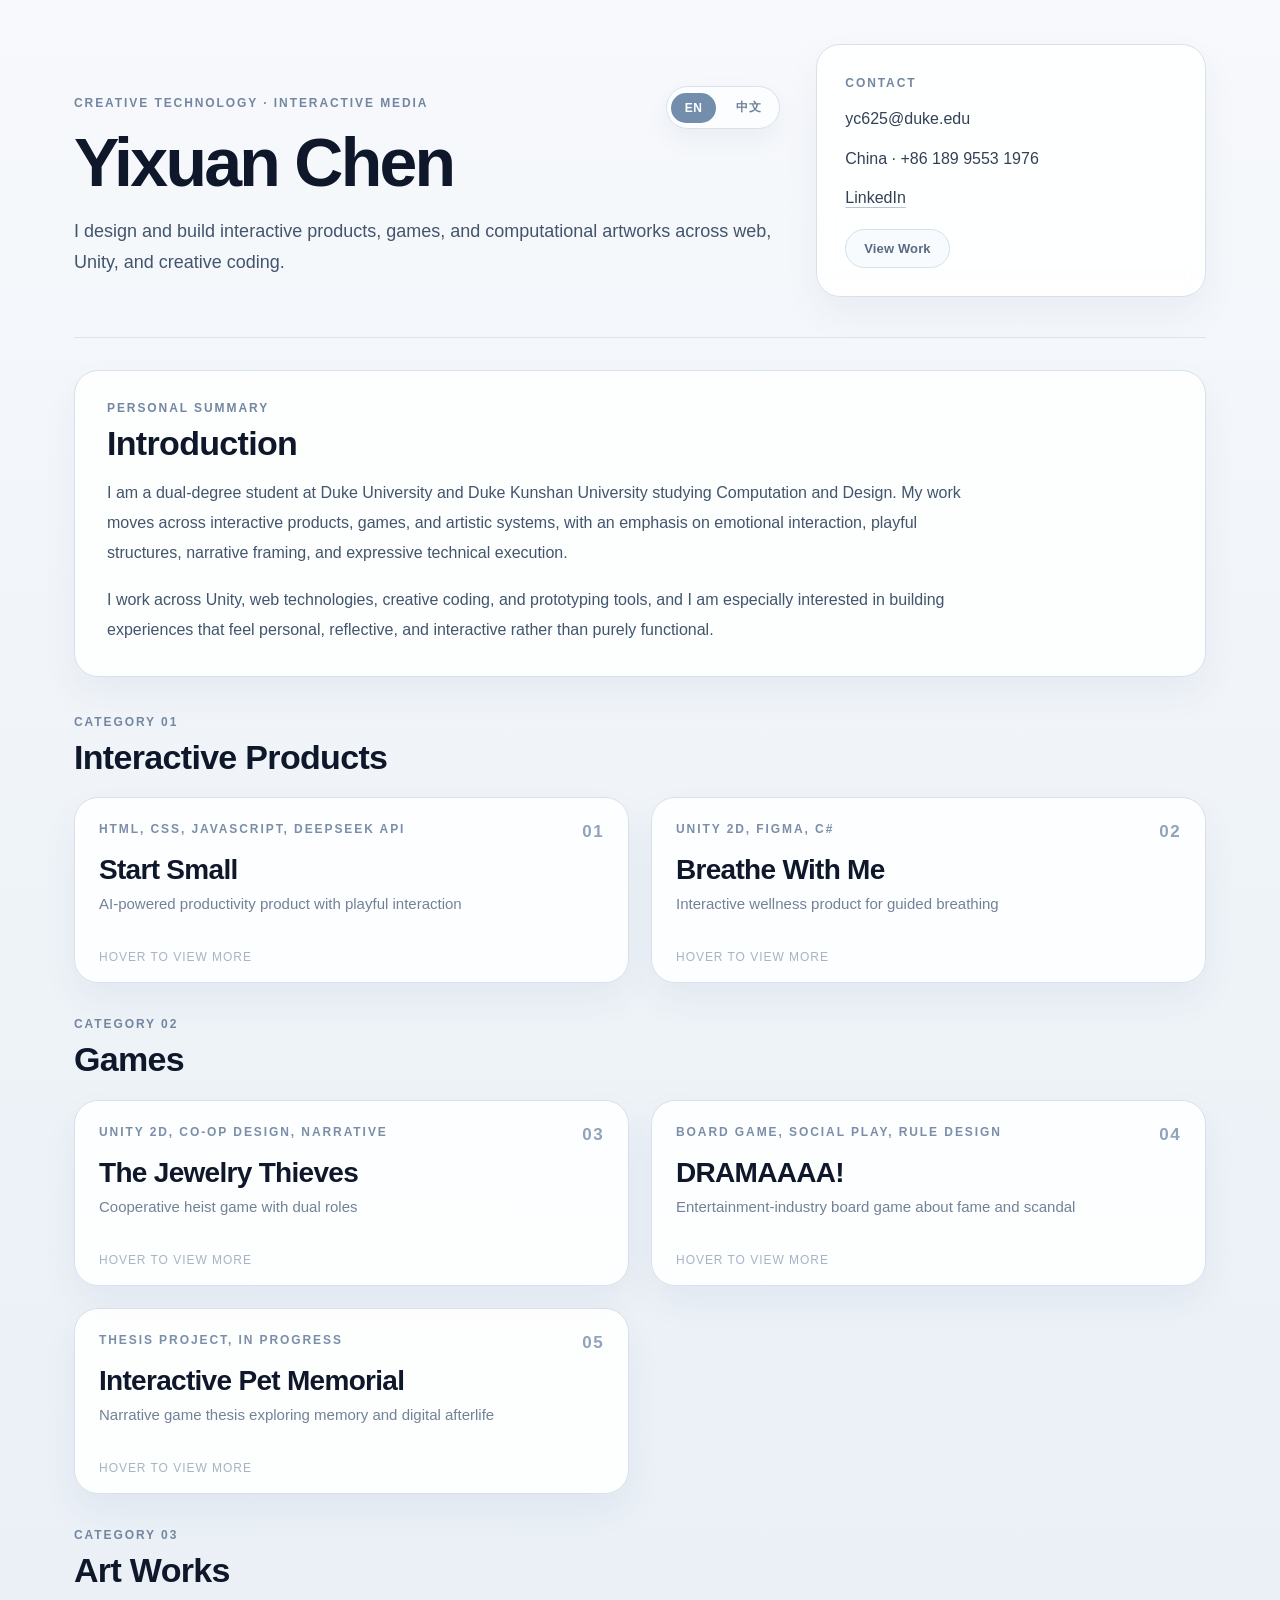
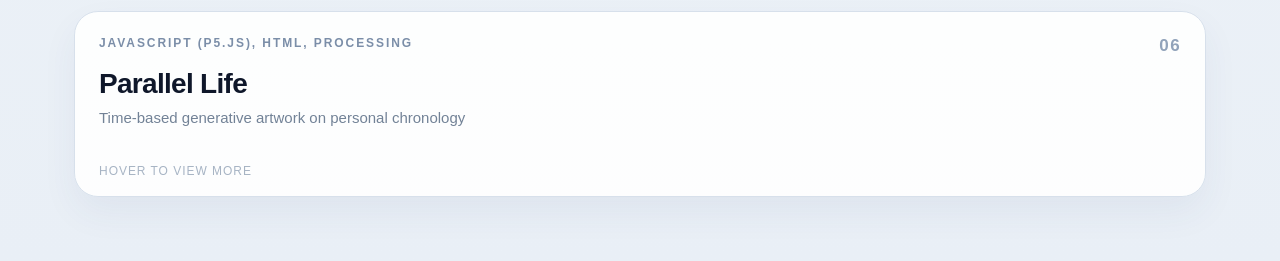
<file: index.html>
<!DOCTYPE html>
<html lang="en">
<head>
  <meta charset="UTF-8" />
  <meta name="viewport" content="width=device-width, initial-scale=1.0" />
  <title>Yixuan Chen | Portfolio</title>
  <meta
    name="description"
    content="Yixuan Chen - Creative Technology / Interactive Media portfolio"
  />
  <link rel="stylesheet" href="style.css" />
</head>
<body>
  <div class="page">
    <header class="hero">
      <div class="hero-text">
        <div class="hero-topbar">
          <p class="eyebrow">
            <span class="lang lang-en active">Creative Technology · Interactive Media</span>
            <span class="lang lang-zh">创意技术 · 交互媒体</span>
          </p>

          <div class="lang-switch" aria-label="Language switch">
            <button class="lang-btn active" data-set-lang="en" type="button">EN</button>
            <button class="lang-btn" data-set-lang="zh" type="button">中文</button>
          </div>
        </div>

        <h1>Yixuan Chen</h1>

        <p class="summary">
          <span class="lang lang-en active">
            I design and build interactive products, games, and computational artworks
            across web, Unity, and creative coding.
          </span>
          <span class="lang lang-zh">
            我专注于设计与开发交互产品、游戏与计算艺术作品，使用网页技术、Unity 和创意编程进行表达与实现。
          </span>
        </p>
      </div>

      <div class="contact-card">
        <p class="card-label">
          <span class="lang lang-en active">Contact</span>
          <span class="lang lang-zh">联系方式</span>
        </p>

        <p>yc625@duke.edu</p>
        <p>
          <span class="lang lang-en active">China · +86 189 9553 1976</span>
          <span class="lang lang-zh">中国 · +86 189 9553 1976</span>
        </p>

        <p>
          <a
            href="https://linkedin.com/in/yixuan-chen-64a166403"
            target="_blank"
            rel="noreferrer"
          >
            LinkedIn
          </a>
        </p>

        <div class="button-row always-visible">
          <a class="btn btn-secondary" href="#work">
            <span class="lang lang-en active">View Work</span>
            <span class="lang lang-zh">查看作品</span>
          </a>
        </div>
      </div>
    </header>

    <section class="intro-section">
      <div class="intro-card">
        <p class="card-label">
          <span class="lang lang-en active">Personal Summary</span>
          <span class="lang lang-zh">个人概述</span>
        </p>

        <h2>
          <span class="lang lang-en active">Introduction</span>
          <span class="lang lang-zh">自我介绍</span>
        </h2>

        <p>
          <span class="lang lang-en active">
            I am a dual-degree student at Duke University and Duke Kunshan University
            studying Computation and Design. My work moves across interactive products,
            games, and artistic systems, with an emphasis on emotional interaction,
            playful structures, narrative framing, and expressive technical execution.
          </span>
          <span class="lang lang-zh">
            我目前就读于杜克大学与昆山杜克大学联合培养项目，主修 Computation and Design。
            我的创作横跨交互产品、游戏和艺术系统，关注情感交互、 playful 的结构设计、叙事表达，以及具有表现力的技术实现。
          </span>
        </p>

        <p>
          <span class="lang lang-en active">
            I work across Unity, web technologies, creative coding, and prototyping
            tools, and I am especially interested in building experiences that feel
            personal, reflective, and interactive rather than purely functional.
          </span>
          <span class="lang lang-zh">
            我使用 Unity、网页技术、创意编程和多种原型工具进行设计与开发，
            尤其希望创造那些具有个人感、反思性和互动性的体验，而不只是单纯功能导向的产品。
          </span>
        </p>
      </div>
    </section>

    <main id="work">
      <section class="category-section">
        <div class="section-heading">
          <p class="eyebrow">
            <span class="lang lang-en active">Category 01</span>
            <span class="lang lang-zh">类别 01</span>
          </p>
          <h2>
            <span class="lang lang-en active">Interactive Products</span>
            <span class="lang lang-zh">交互产品</span>
          </h2>
        </div>

        <div class="projects-grid two-col">
          <article class="project-card">
            <div class="project-top">
              <p class="project-meta">HTML, CSS, JavaScript, DeepSeek API</p>
              <span class="project-emoji">01</span>
            </div>

            <div class="project-main">
              <h3>Start Small</h3>
              <p class="project-subtitle">
                <span class="lang lang-en active">
                  AI-powered productivity product with playful interaction
                </span>
                <span class="lang lang-zh">
                  结合 playful interaction 的 AI 效率产品
                </span>
              </p>
            </div>

            <div class="project-reveal">
              <p class="project-description">
                <span class="lang lang-en active">
                  A web product that breaks overwhelming tasks into five actionable
                  micro-steps using the DeepSeek API, framed through a gamified interface
                  and personalized completion feedback.
                </span>
                <span class="lang lang-zh">
                  一个基于 DeepSeek API 的网页产品，把令人有压力的大任务拆解为五个可执行的小步骤，
                  并通过游戏化界面与个性化反馈提升完成体验。
                </span>
              </p>

              <div class="button-row">
                <a
                  class="btn btn-primary"
                  href="https://start-small-seven.vercel.app"
                  target="_blank"
                  rel="noreferrer"
                >
                  <span class="lang lang-en active">View Project</span>
                  <span class="lang lang-zh">查看项目</span>
                </a>
              </div>
            </div>

            <div class="project-hint">
              <span class="lang lang-en active">Hover to view more</span>
              <span class="lang lang-zh">悬停查看更多</span>
            </div>
          </article>

          <article class="project-card">
            <div class="project-top">
              <p class="project-meta">Unity 2D, Figma, C#</p>
              <span class="project-emoji">02</span>
            </div>

            <div class="project-main">
              <h3>Breathe With Me</h3>
              <p class="project-subtitle">
                <span class="lang lang-en active">
                  Interactive wellness product for guided breathing
                </span>
                <span class="lang lang-zh">
                  面向呼吸引导的交互式健康产品
                </span>
              </p>
            </div>

            <div class="project-reveal">
              <p class="project-description">
                <span class="lang lang-en active">
                  An interactive wellness application with nine guided breathing modes,
                  designed in Figma and built in Unity with custom timing and visual
                  feedback systems.
                </span>
                <span class="lang lang-zh">
                  一个包含九种呼吸模式的交互式健康应用，
                  从 Figma 界面设计到 Unity 2D 实现均由我独立完成，并加入了节奏控制与视觉反馈系统。
                </span>
              </p>

              <div class="button-row">
                <a
                  class="btn btn-primary"
                  href="https://chessiecyx.github.io/Breathe-With-Me/"
                  target="_blank"
                  rel="noreferrer"
                >
                  <span class="lang lang-en active">View Project</span>
                  <span class="lang lang-zh">查看项目</span>
                </a>
              </div>
            </div>

            <div class="project-hint">
              <span class="lang lang-en active">Hover to view more</span>
              <span class="lang lang-zh">悬停查看更多</span>
            </div>
          </article>
        </div>
      </section>

      <section class="category-section">
        <div class="section-heading">
          <p class="eyebrow">
            <span class="lang lang-en active">Category 02</span>
            <span class="lang lang-zh">类别 02</span>
          </p>
          <h2>
            <span class="lang lang-en active">Games</span>
            <span class="lang lang-zh">游戏</span>
          </h2>
        </div>

        <div class="projects-grid two-col">
          <article class="project-card">
            <div class="project-top">
              <p class="project-meta">Unity 2D, Co-op Design, Narrative</p>
              <span class="project-emoji">03</span>
            </div>

            <div class="project-main">
              <h3>The Jewelry Thieves</h3>
              <p class="project-subtitle">
                <span class="lang lang-en active">
                  Cooperative heist game with dual roles
                </span>
                <span class="lang lang-zh">
                  双角色协作式盗窃题材游戏
                </span>
              </p>
            </div>

            <div class="project-reveal">
              <p class="project-description">
                <span class="lang lang-en active">
                  A two-player Unity 2D game inspired by the Louvre theft incident,
                  combining cooperation, narrative setup, tutorial flow, and
                  success-versus-failure outcomes.
                </span>
                <span class="lang lang-zh">
                  一款受卢浮宫失窃事件启发的双人 Unity 2D 游戏，
                  结合协作玩法、叙事铺垫、教程流程以及成功与失败两种结局状态。
                </span>
              </p>

              <div class="button-row">
                <a class="btn btn-primary" href="The_Jewelry_Thieves/index.html">
                  <span class="lang lang-en active">View Project</span>
                  <span class="lang lang-zh">查看项目</span>
                </a>
              </div>
            </div>

            <div class="project-hint">
              <span class="lang lang-en active">Hover to view more</span>
              <span class="lang lang-zh">悬停查看更多</span>
            </div>
          </article>

          <article class="project-card">
            <div class="project-top">
              <p class="project-meta">Board Game, Social Play, Rule Design</p>
              <span class="project-emoji">04</span>
            </div>

            <div class="project-main">
              <h3>DRAMAAAA!</h3>
              <p class="project-subtitle">
                <span class="lang lang-en active">
                  Entertainment-industry board game about fame and scandal
                </span>
                <span class="lang lang-zh">
                  围绕名望、财富与丑闻展开的娱乐圈桌游
                </span>
              </p>
            </div>

            <div class="project-reveal">
              <p class="project-description">
                <span class="lang lang-en active">
                  A theatrical social board game set in the entertainment industry,
                  where players compete through fame, fortune, favors, and scandal
                  while navigating a dramatic system of reputation and reversal.
                </span>
                <span class="lang lang-zh">
                  一个以娱乐圈为背景的戏剧化社交桌游。玩家围绕名望、财富、人情与丑闻展开竞争，
                  并在充满反转与声望博弈的系统中争夺最终胜利。
                </span>
              </p>

              <div class="button-row">
                <a class="btn btn-primary" href="DRAMAAAA/index.html">
                  <span class="lang lang-en active">View Project</span>
                  <span class="lang lang-zh">查看项目</span>
                </a>
              </div>
            </div>

            <div class="project-hint">
              <span class="lang lang-en active">Hover to view more</span>
              <span class="lang lang-zh">悬停查看更多</span>
            </div>
          </article>

          <article class="project-card project-placeholder">
            <div class="project-top">
              <p class="project-meta">
                <span class="lang lang-en active">Thesis Project, In Progress</span>
                <span class="lang lang-zh">毕业设计，进行中</span>
              </p>
              <span class="project-emoji">05</span>
            </div>

            <div class="project-main">
              <h3>Interactive Pet Memorial</h3>
              <p class="project-subtitle">
                <span class="lang lang-en active">
                  Narrative game thesis exploring memory and digital afterlife
                </span>
                <span class="lang lang-zh">
                  探索记忆与数字延续性的叙事游戏毕业设计
                </span>
              </p>
            </div>

            <div class="project-reveal">
              <p class="project-description">
                <span class="lang lang-en active">
                  My ongoing capstone project. Currently in concept development, focused on
                  remembrance, emotional continuity, and companion-animal-centered interaction.
                </span>
                <span class="lang lang-zh">
                  我正在进行中的毕业设计项目，目前处于概念发展阶段，
                  聚焦纪念、情感延续，以及以陪伴动物为中心的互动体验。
                </span>
              </p>

              <div class="button-row">
                <span class="btn btn-disabled">
                  <span class="lang lang-en active">In Progress</span>
                  <span class="lang lang-zh">进行中</span>
                </span>
              </div>
            </div>

            <div class="project-hint">
              <span class="lang lang-en active">Hover to view more</span>
              <span class="lang lang-zh">悬停查看更多</span>
            </div>
          </article>
        </div>
      </section>

      <section class="category-section">
        <div class="section-heading">
          <p class="eyebrow">
            <span class="lang lang-en active">Category 03</span>
            <span class="lang lang-zh">类别 03</span>
          </p>
          <h2>
            <span class="lang lang-en active">Art Works</span>
            <span class="lang lang-zh">艺术作品</span>
          </h2>
        </div>

        <div class="projects-grid one-col">
          <article class="project-card">
            <div class="project-top">
              <p class="project-meta">JavaScript (p5.js), HTML, Processing</p>
              <span class="project-emoji">06</span>
            </div>

            <div class="project-main">
              <h3>Parallel Life</h3>
              <p class="project-subtitle">
                <span class="lang lang-en active">
                  Time-based generative artwork on personal chronology
                </span>
                <span class="lang lang-zh">
                  围绕个人时间线展开的时间型生成艺术作品
                </span>
              </p>
            </div>

            <div class="project-reveal">
              <p class="project-description">
                <span class="lang lang-en active">
                  A real-time generative artwork that renders a source image across an
                  85-year simulated lifespan using 90,000 pixels, connecting personal
                  chronology with computational visual expression.
                </span>
                <span class="lang lang-zh">
                  一件实时生成艺术作品，通过 90,000 个像素在模拟的 85 年生命历程中逐步重构图像，
                  将个人时间经验与计算视觉表达联系起来。
                </span>
              </p>

              <div class="button-row">
                <a
                  class="btn btn-primary"
                  href="https://chessiecyx.github.io/Parallel-Life/"
                  target="_blank"
                  rel="noreferrer"
                >
                  <span class="lang lang-en active">View Project</span>
                  <span class="lang lang-zh">查看项目</span>
                </a>
              </div>
            </div>

            <div class="project-hint">
              <span class="lang lang-en active">Hover to view more</span>
              <span class="lang lang-zh">悬停查看更多</span>
            </div>
          </article>
        </div>
      </section>
    </main>
  </div>

  <script>
    const langButtons = document.querySelectorAll("[data-set-lang]");
    const htmlEl = document.documentElement;

    function setLanguage(lang) {
      htmlEl.setAttribute("lang", lang);

      document.querySelectorAll(".lang").forEach((el) => {
        el.classList.remove("active");
      });

      document.querySelectorAll(".lang-" + lang).forEach((el) => {
        el.classList.add("active");
      });

      langButtons.forEach((btn) => {
        btn.classList.toggle("active", btn.dataset.setLang === lang);
      });

      try {
        localStorage.setItem("portfolio-language", lang);
      } catch (e) {}
    }

    langButtons.forEach((btn) => {
      btn.addEventListener("click", () => {
        setLanguage(btn.dataset.setLang);
      });
    });

    try {
      const savedLang = localStorage.getItem("portfolio-language");
      if (savedLang === "zh" || savedLang === "en") {
        setLanguage(savedLang);
      } else {
        setLanguage("en");
      }
    } catch (e) {
      setLanguage("en");
    }
  </script>
</body>
</html>
</file>
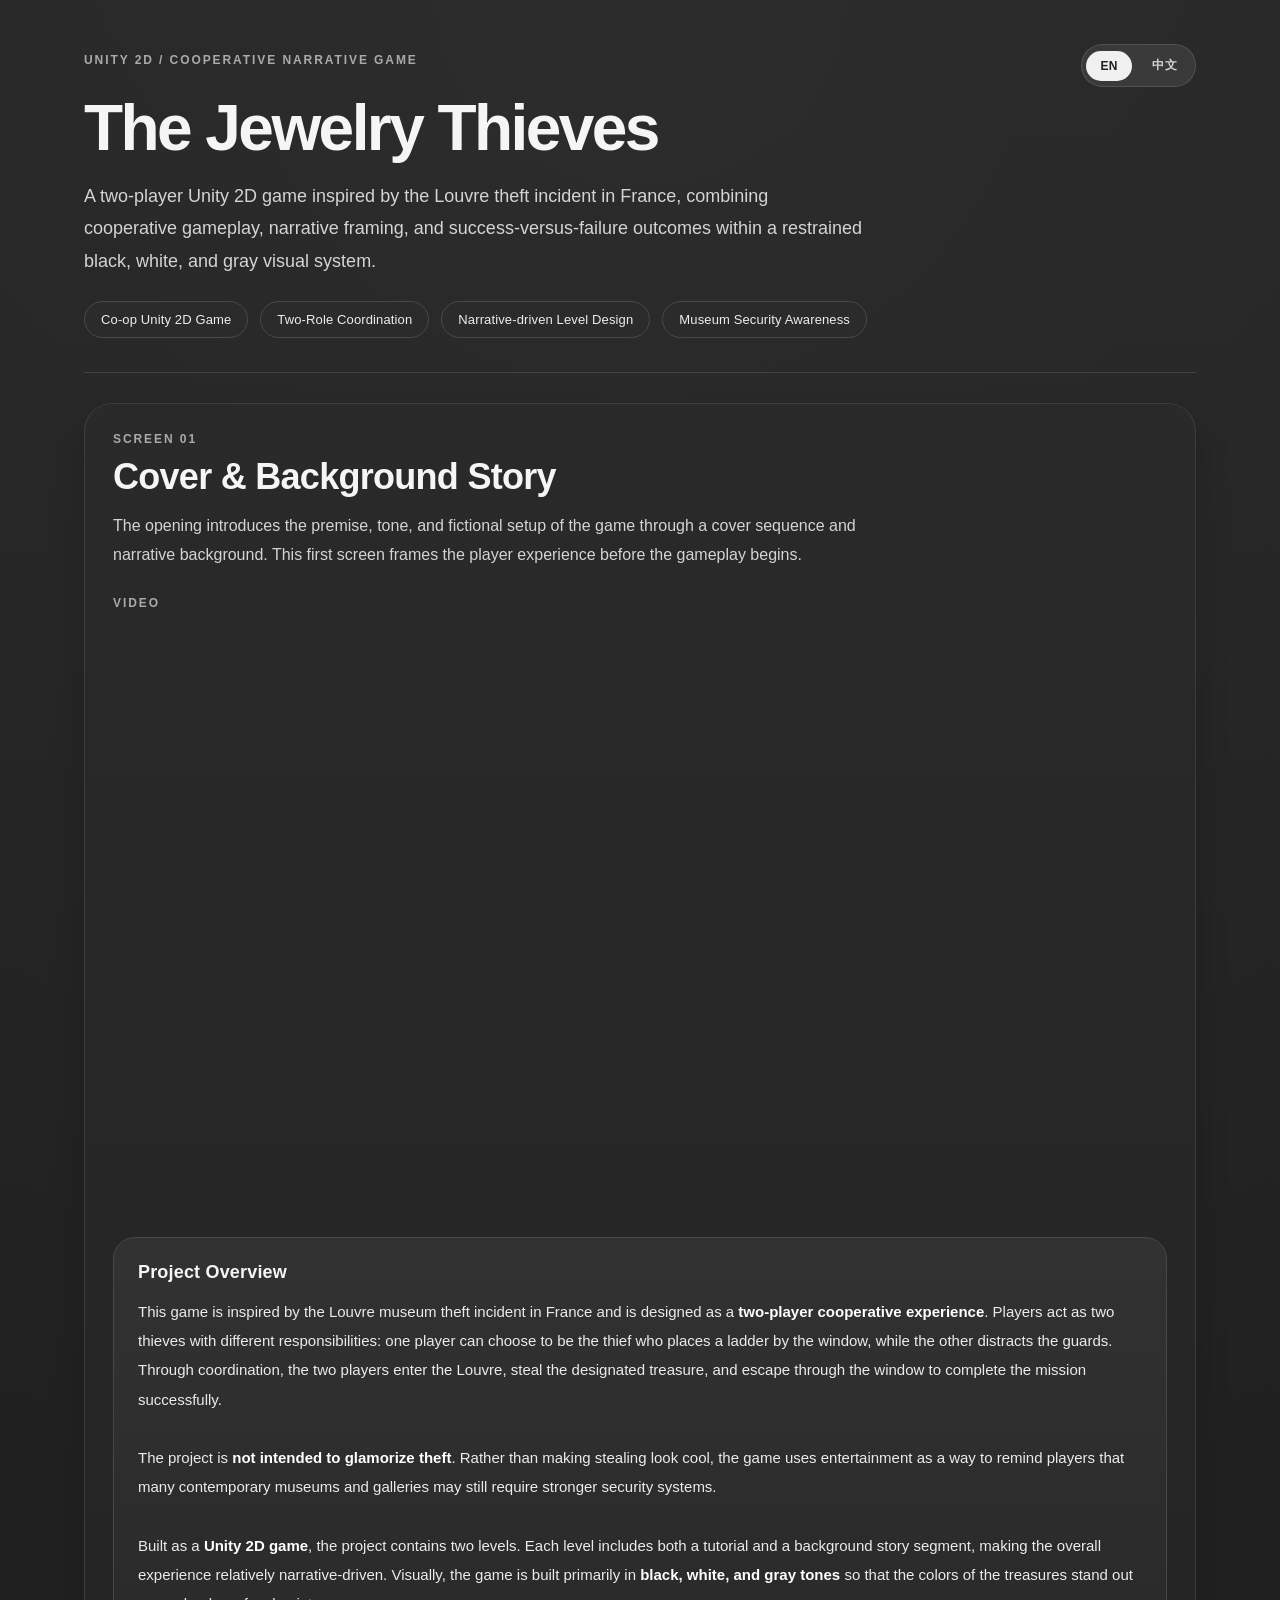
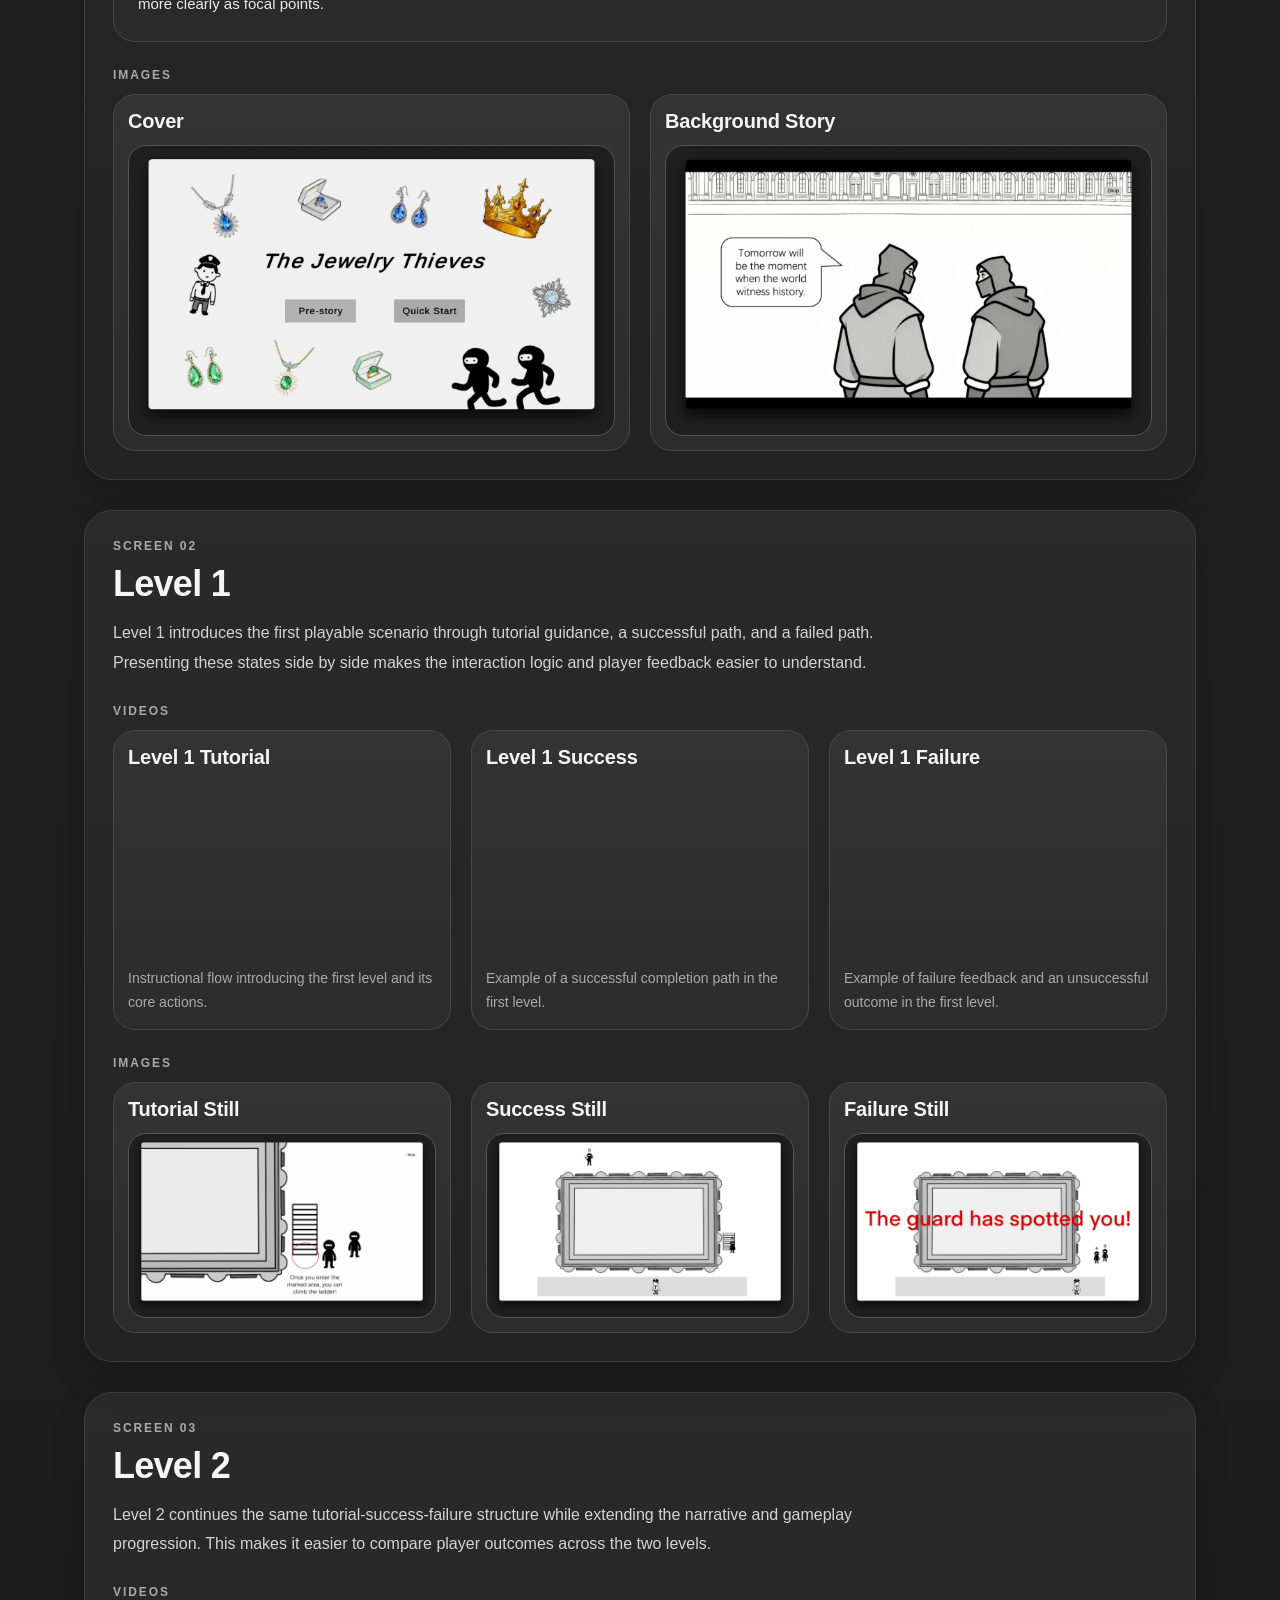
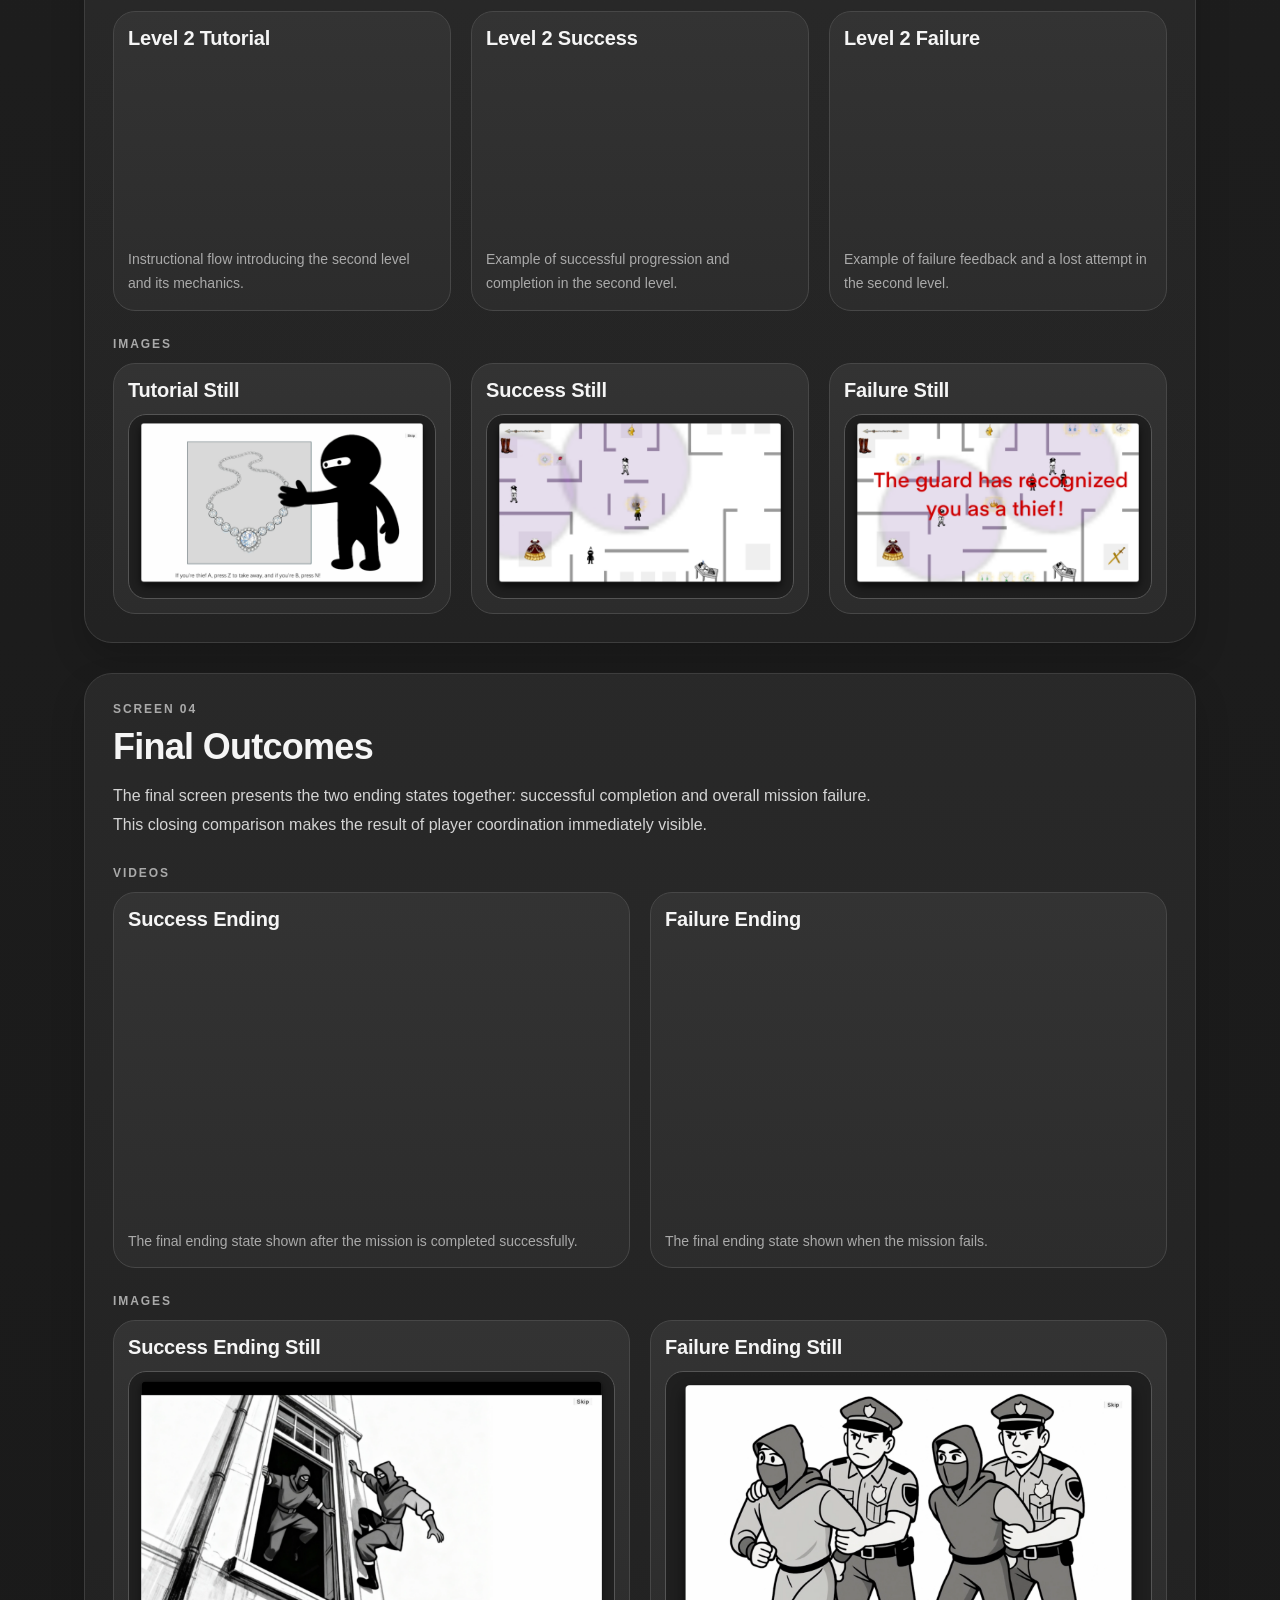
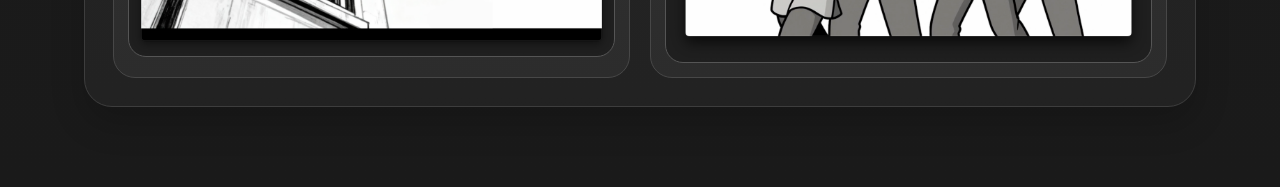
<file: The_Jewelry_Thieves/index.html>
<!DOCTYPE html>
<html lang="en">
<head>
  <meta charset="UTF-8" />
  <meta name="viewport" content="width=device-width, initial-scale=1.0" />
  <title>The Jewelry Thieves</title>
  <meta
    name="description"
    content="A cooperative Unity 2D game project presented through narrative, tutorials, gameplay outcomes, and final states."
  />
  <style>
    * {
      box-sizing: border-box;
    }

    html {
      scroll-behavior: smooth;
    }

    :root {
      --bg: #1a1a1a;
      --bg-soft: #222222;
      --card: #2a2a2a;
      --card-hover: #303030;
      --line: #4a4a4a;
      --line-soft: #3d3d3d;
      --text: #f5f5f5;
      --text-soft: #d4d4d4;
      --text-muted: #aaaaaa;
      --pill: #2b2b2b;
      --shadow: 0 16px 34px rgba(0, 0, 0, 0.18);
      --shadow-hover: 0 20px 40px rgba(0, 0, 0, 0.22);
    }

    body {
      margin: 0;
      font-family: Arial, Helvetica, sans-serif;
      background:
        radial-gradient(circle at top, rgba(255,255,255,0.04), transparent 32%),
        linear-gradient(to bottom, #242424 0%, #1f1f1f 42%, #1a1a1a 100%);
      color: var(--text);
    }

    img,
    video {
      display: block;
      max-width: 100%;
    }

    .page {
      max-width: 1160px;
      margin: 0 auto;
      padding: 44px 24px 80px;
    }

    .lang {
      display: none;
    }

    .lang.active {
      display: inline;
    }

    .eyebrow,
    .card-label,
    .group-label {
      margin: 0 0 12px;
      font-size: 12px;
      font-weight: 700;
      letter-spacing: 0.16em;
      text-transform: uppercase;
      color: var(--text-muted);
    }

    .hero-topbar {
      display: flex;
      align-items: center;
      justify-content: space-between;
      gap: 16px;
      margin-bottom: 10px;
    }

    .lang-switch {
      display: inline-flex;
      align-items: center;
      gap: 6px;
      padding: 4px;
      border-radius: 999px;
      background: rgba(255, 255, 255, 0.08);
      border: 1px solid rgba(255,255,255,0.12);
      flex-shrink: 0;
    }

    .lang-btn {
      border: none;
      background: transparent;
      color: #d6d6d6;
      padding: 8px 14px;
      border-radius: 999px;
      font-size: 12px;
      font-weight: 700;
      letter-spacing: 0.04em;
      cursor: pointer;
      transition:
        background 320ms ease,
        color 320ms ease,
        transform 320ms ease;
    }

    .lang-btn:hover {
      color: #ffffff;
      transform: translateY(-1px);
    }

    .lang-btn.active {
      background: #f0f0f0;
      color: #1f1f1f;
    }

    .hero {
      padding-bottom: 34px;
      border-bottom: 1px solid rgba(255, 255, 255, 0.12);
      opacity: 0;
      transform: translateY(18px);
      animation: fadeUp 0.85s ease forwards;
    }

    .hero h1 {
      margin: 0;
      font-size: 64px;
      line-height: 0.98;
      letter-spacing: -0.04em;
      color: var(--text);
    }

    .summary {
      max-width: 780px;
      margin-top: 20px;
      font-size: 18px;
      line-height: 1.8;
      color: var(--text-soft);
    }

    .info-row {
      display: flex;
      flex-wrap: wrap;
      gap: 12px;
      margin-top: 24px;
    }

    .pill {
      padding: 10px 16px;
      border-radius: 999px;
      background: var(--pill);
      border: 1px solid var(--line);
      color: #ededed;
      font-size: 13px;
      letter-spacing: 0.01em;
      transition:
        transform 0.22s ease,
        border-color 0.22s ease,
        background 0.22s ease;
    }

    .pill:hover {
      transform: translateY(-1px);
      border-color: #666666;
      background: #343434;
    }

    .story-section {
      margin-top: 30px;
      padding: 28px;
      border-radius: 28px;
      background: linear-gradient(to bottom, rgba(42, 42, 42, 0.97), rgba(35, 35, 35, 0.97));
      border: 1px solid var(--line-soft);
      box-shadow: var(--shadow);
      opacity: 0;
      transform: translateY(20px);
      animation: fadeUp 0.8s ease forwards;
    }

    .story-section:nth-of-type(1) { animation-delay: 0.08s; }
    .story-section:nth-of-type(2) { animation-delay: 0.16s; }
    .story-section:nth-of-type(3) { animation-delay: 0.24s; }
    .story-section:nth-of-type(4) { animation-delay: 0.32s; }

    .story-section h2 {
      margin: 0;
      font-size: 36px;
      line-height: 1.08;
      letter-spacing: -0.02em;
      color: var(--text);
    }

    .section-intro {
      max-width: 780px;
      margin: 14px 0 0;
      font-size: 16px;
      line-height: 1.85;
      color: var(--text-soft);
    }

    .video-group,
    .image-group {
      margin-top: 26px;
    }

    .single-media {
      overflow: hidden;
      border-radius: 22px;
    }

    .single-media video,
    .media-card video,
    .media-card img {
      width: 100%;
      border-radius: 18px;
      border: 1px solid #555555;
      background: #1f1f1f;
      transition:
        transform 0.34s ease,
        border-color 0.24s ease,
        filter 0.28s ease;
    }

    .single-media video:hover,
    .media-card video:hover,
    .media-card img:hover {
      transform: scale(1.012);
      border-color: #757575;
      filter: brightness(1.04);
    }

    .media-grid-2,
    .media-grid-3 {
      display: grid;
      gap: 20px;
    }

    .media-grid-2 {
      grid-template-columns: repeat(2, 1fr);
    }

    .media-grid-3 {
      grid-template-columns: repeat(3, 1fr);
    }

    .media-card {
      padding: 14px;
      border-radius: 22px;
      background: linear-gradient(to bottom, #333333, #2c2c2c);
      border: 1px solid #474747;
      transition:
        transform 0.26s ease,
        border-color 0.24s ease,
        background 0.24s ease,
        box-shadow 0.24s ease;
    }

    .media-card:hover {
      transform: translateY(-4px);
      border-color: #666666;
      background: linear-gradient(to bottom, #383838, #303030);
      box-shadow: var(--shadow-hover);
    }

    .media-card h3 {
      margin: 0 0 12px;
      font-size: 20px;
      line-height: 1.2;
      letter-spacing: -0.01em;
      color: var(--text);
    }

    .media-card p {
      margin: 12px 0 0;
      font-size: 14px;
      line-height: 1.75;
      color: var(--text-muted);
    }

    .overview-card {
      margin-top: 22px;
      padding: 24px 24px 22px;
      border-radius: 22px;
      background: linear-gradient(to bottom, #323232, #2a2a2a);
      border: 1px solid #484848;
      transition:
        transform 0.24s ease,
        border-color 0.24s ease,
        box-shadow 0.24s ease;
    }

    .overview-card:hover {
      transform: translateY(-2px);
      border-color: #676767;
      box-shadow: var(--shadow-hover);
    }

    .overview-title {
      margin: 0 0 14px;
      font-size: 18px;
      font-weight: 700;
      letter-spacing: 0.01em;
      color: var(--text);
    }

    .overview-card p {
      margin: 0;
      font-size: 15px;
      line-height: 1.95;
      color: #ebebeb;
    }

    .overview-card strong {
      color: #ffffff;
      font-weight: 700;
    }

    @keyframes fadeUp {
      from {
        opacity: 0;
        transform: translateY(18px);
      }
      to {
        opacity: 1;
        transform: translateY(0);
      }
    }

    @media (max-width: 980px) {
      .hero h1 {
        font-size: 48px;
      }

      .hero-topbar {
        align-items: flex-start;
        flex-direction: column;
      }

      .media-grid-2,
      .media-grid-3 {
        grid-template-columns: 1fr;
      }

      .story-section {
        padding: 24px;
      }
    }

    @media (max-width: 640px) {
      .page {
        padding: 28px 16px 48px;
      }

      .hero h1 {
        font-size: 38px;
      }

      .summary {
        font-size: 16px;
        line-height: 1.75;
      }

      .story-section {
        padding: 20px 16px;
        border-radius: 22px;
      }

      .story-section h2 {
        font-size: 28px;
      }

      .media-card {
        padding: 12px;
      }

      .overview-card {
        padding: 18px;
      }

      .lang-switch {
        gap: 4px;
      }

      .lang-btn {
        padding: 8px 12px;
      }
    }
  </style>
</head>
<body>
  <div class="page">
    <header class="hero">
      <div class="hero-topbar">
        <p class="eyebrow">
          <span class="lang lang-en active">Unity 2D / Cooperative Narrative Game</span>
          <span class="lang lang-zh">Unity 2D / 双人协作叙事游戏</span>
        </p>

        <div class="lang-switch" aria-label="Language switch">
          <button class="lang-btn active" data-set-lang="en" type="button">EN</button>
          <button class="lang-btn" data-set-lang="zh" type="button">中文</button>
        </div>
      </div>

      <h1>The Jewelry Thieves</h1>

      <p class="summary">
        <span class="lang lang-en active">
          A two-player Unity 2D game inspired by the Louvre theft incident in France, combining cooperative gameplay, narrative framing, and success-versus-failure outcomes within a restrained black, white, and gray visual system.
        </span>
        <span class="lang lang-zh">
          一款受法国卢浮宫失窃事件启发的双人 Unity 2D 游戏，结合协作玩法、叙事表达以及成功与失败两种结果，并以克制的黑白灰视觉系统呈现整体氛围。
        </span>
      </p>

      <div class="info-row">
        <div class="pill">
          <span class="lang lang-en active">Co-op Unity 2D Game</span>
          <span class="lang lang-zh">双人协作 Unity 2D 游戏</span>
        </div>
        <div class="pill">
          <span class="lang lang-en active">Two-Role Coordination</span>
          <span class="lang lang-zh">双角色配合机制</span>
        </div>
        <div class="pill">
          <span class="lang lang-en active">Narrative-driven Level Design</span>
          <span class="lang lang-zh">叙事驱动关卡设计</span>
        </div>
        <div class="pill">
          <span class="lang lang-en active">Museum Security Awareness</span>
          <span class="lang lang-zh">博物馆安保意识主题</span>
        </div>
      </div>
    </header>

    <section class="story-section">
      <p class="card-label">
        <span class="lang lang-en active">Screen 01</span>
        <span class="lang lang-zh">页面 01</span>
      </p>

      <h2>
        <span class="lang lang-en active">Cover & Background Story</span>
        <span class="lang lang-zh">封面与背景故事</span>
      </h2>

      <p class="section-intro">
        <span class="lang lang-en active">
          The opening introduces the premise, tone, and fictional setup of the game through a cover sequence and narrative background. This first screen frames the player experience before the gameplay begins.
        </span>
        <span class="lang lang-zh">
          开场部分通过封面画面与背景叙事介绍游戏的前提、氛围和虚构设定，为正式进入玩法之前建立整体体验框架。
        </span>
      </p>

      <div class="video-group">
        <p class="group-label">
          <span class="lang lang-en active">Video</span>
          <span class="lang lang-zh">视频</span>
        </p>
        <div class="single-media">
          <div style="padding:56.25% 0 0 0;position:relative;"><iframe src="https://player.vimeo.com/video/1185173383?badge=0&amp;autopause=0&amp;player_id=0&amp;app_id=58479" frameborder="0" allow="autoplay; fullscreen; picture-in-picture; clipboard-write; encrypted-media; web-share" referrerpolicy="strict-origin-when-cross-origin" style="position:absolute;top:0;left:0;width:100%;height:100%;" title="01-cover-background-story"></iframe></div><script src="https://player.vimeo.com/api/player.js"></script>
        </div>
      </div>

      <div class="overview-card">
        <h3 class="overview-title">
          <span class="lang lang-en active">Project Overview</span>
          <span class="lang lang-zh">项目简介</span>
        </h3>

        <p>
          <span class="lang lang-en active">
            This game is inspired by the Louvre museum theft incident in France and is designed as a <strong>two-player cooperative experience</strong>. Players act as two thieves with different responsibilities: one player can choose to be the thief who places a ladder by the window, while the other distracts the guards. Through coordination, the two players enter the Louvre, steal the designated treasure, and escape through the window to complete the mission successfully.
            <br /><br />
            The project is <strong>not intended to glamorize theft</strong>. Rather than making stealing look cool, the game uses entertainment as a way to remind players that many contemporary museums and galleries may still require stronger security systems.
            <br /><br />
            Built as a <strong>Unity 2D game</strong>, the project contains two levels. Each level includes both a tutorial and a background story segment, making the overall experience relatively narrative-driven. Visually, the game is built primarily in <strong>black, white, and gray tones</strong> so that the colors of the treasures stand out more clearly as focal points.
          </span>

          <span class="lang lang-zh">
            这个游戏基于法国卢浮宫失窃事件展开设计，是一个 <strong>双人协作体验</strong>。玩家分别扮演两名职责不同的大盗：一名负责在窗边搭梯子，另一名负责引开保安。两位玩家需要通过配合潜入卢浮宫，偷取指定宝物，并从窗户逃离，才能成功完成任务。
            <br /><br />
            这个项目的目的 <strong>并不是美化盗窃</strong>，也不是想把偷盗塑造成很酷的事情，而是希望通过娱乐性的互动形式提醒人们：当代许多博物馆与艺术馆的安保系统仍有待加强。
            <br /><br />
            该项目使用 <strong>Unity 2D</strong> 制作，共包含两个关卡。每个关卡都配有教程和背景故事，因此整体具有较强的叙事性。视觉上主要采用 <strong>黑、白、灰</strong> 作为基调，以突出宝物本身的颜色，使其成为画面中的视觉焦点。
          </span>
        </p>
      </div>

      <div class="image-group">
        <p class="group-label">
          <span class="lang lang-en active">Images</span>
          <span class="lang lang-zh">图片</span>
        </p>
        <div class="media-grid-2">
          <article class="media-card">
            <h3>
              <span class="lang lang-en active">Cover</span>
              <span class="lang lang-zh">封面</span>
            </h3>
            <img src="images/01-cover.jpg" alt="The Jewelry Thieves cover image" />
          </article>

          <article class="media-card">
            <h3>
              <span class="lang lang-en active">Background Story</span>
              <span class="lang lang-zh">背景故事</span>
            </h3>
            <img src="images/02-background-story.jpg" alt="Background story still from The Jewelry Thieves" />
          </article>
        </div>
      </div>
    </section>

    <section class="story-section">
      <p class="card-label">
        <span class="lang lang-en active">Screen 02</span>
        <span class="lang lang-zh">页面 02</span>
      </p>

      <h2>
        <span class="lang lang-en active">Level 1</span>
        <span class="lang lang-zh">第一关</span>
      </h2>

      <p class="section-intro">
        <span class="lang lang-en active">
          Level 1 introduces the first playable scenario through tutorial guidance, a successful path, and a failed path. Presenting these states side by side makes the interaction logic and player feedback easier to understand.
        </span>
        <span class="lang lang-zh">
          第一关通过教程流程、成功路径和失败路径来展示第一个可玩场景。将这几种状态并列呈现，可以更清楚地说明交互逻辑和玩家反馈机制。
        </span>
      </p>

      <div class="video-group">
        <p class="group-label">
          <span class="lang lang-en active">Videos</span>
          <span class="lang lang-zh">视频</span>
        </p>
        <div class="media-grid-3">
          <article class="media-card">
            <h3>
              <span class="lang lang-en active">Level 1 Tutorial</span>
              <span class="lang lang-zh">第一关教程</span>
            </h3>
            <div style="padding:56.25% 0 0 0;position:relative;"><iframe src="https://player.vimeo.com/video/1185174765?badge=0&amp;autopause=0&amp;player_id=0&amp;app_id=58479" frameborder="0" allow="autoplay; fullscreen; picture-in-picture; clipboard-write; encrypted-media; web-share" referrerpolicy="strict-origin-when-cross-origin" style="position:absolute;top:0;left:0;width:100%;height:100%;" title="02-level1-tutorial"></iframe></div><script src="https://player.vimeo.com/api/player.js"></script>
            <p>
              <span class="lang lang-en active">
                Instructional flow introducing the first level and its core actions.
              </span>
              <span class="lang lang-zh">
                展示第一关的教学流程以及核心操作。
              </span>
            </p>
          </article>

          <article class="media-card">
            <h3>
              <span class="lang lang-en active">Level 1 Success</span>
              <span class="lang lang-zh">第一关成功</span>
            </h3>
            <div style="padding:56.25% 0 0 0;position:relative;"><iframe src="https://player.vimeo.com/video/1185176145?badge=0&amp;autopause=0&amp;player_id=0&amp;app_id=58479" frameborder="0" allow="autoplay; fullscreen; picture-in-picture; clipboard-write; encrypted-media; web-share" referrerpolicy="strict-origin-when-cross-origin" style="position:absolute;top:0;left:0;width:100%;height:100%;" title="03-level1-success"></iframe></div><script src="https://player.vimeo.com/api/player.js"></script>
            <p>
              <span class="lang lang-en active">
                Example of a successful completion path in the first level.
              </span>
              <span class="lang lang-zh">
                展示第一关顺利完成任务的路径。
              </span>
            </p>
          </article>

          <article class="media-card">
            <h3>
              <span class="lang lang-en active">Level 1 Failure</span>
              <span class="lang lang-zh">第一关失败</span>
            </h3>
            <div style="padding:56.25% 0 0 0;position:relative;"><iframe src="https://player.vimeo.com/video/1185176477?badge=0&amp;autopause=0&amp;player_id=0&amp;app_id=58479" frameborder="0" allow="autoplay; fullscreen; picture-in-picture; clipboard-write; encrypted-media; web-share" referrerpolicy="strict-origin-when-cross-origin" style="position:absolute;top:0;left:0;width:100%;height:100%;" title="04-level1-failure"></iframe></div><script src="https://player.vimeo.com/api/player.js"></script>
            <p>
              <span class="lang lang-en active">
                Example of failure feedback and an unsuccessful outcome in the first level.
              </span>
              <span class="lang lang-zh">
                展示第一关失败后的反馈与未完成任务的结果。
              </span>
            </p>
          </article>
        </div>
      </div>

      <div class="image-group">
        <p class="group-label">
          <span class="lang lang-en active">Images</span>
          <span class="lang lang-zh">图片</span>
        </p>
        <div class="media-grid-3">
          <article class="media-card">
            <h3>
              <span class="lang lang-en active">Tutorial Still</span>
              <span class="lang lang-zh">教程截图</span>
            </h3>
            <img src="images/03-l1-tutorial.jpg" alt="Level 1 tutorial still image" />
          </article>

          <article class="media-card">
            <h3>
              <span class="lang lang-en active">Success Still</span>
              <span class="lang lang-zh">成功截图</span>
            </h3>
            <img src="images/04-l1-success.jpg" alt="Level 1 success still image" />
          </article>

          <article class="media-card">
            <h3>
              <span class="lang lang-en active">Failure Still</span>
              <span class="lang lang-zh">失败截图</span>
            </h3>
            <img src="images/05-l1-failure.jpg" alt="Level 1 failure still image" />
          </article>
        </div>
      </div>
    </section>

    <section class="story-section">
      <p class="card-label">
        <span class="lang lang-en active">Screen 03</span>
        <span class="lang lang-zh">页面 03</span>
      </p>

      <h2>
        <span class="lang lang-en active">Level 2</span>
        <span class="lang lang-zh">第二关</span>
      </h2>

      <p class="section-intro">
        <span class="lang lang-en active">
          Level 2 continues the same tutorial-success-failure structure while extending the narrative and gameplay progression. This makes it easier to compare player outcomes across the two levels.
        </span>
        <span class="lang lang-zh">
          第二关延续了教程、成功与失败并置的结构，同时进一步推进叙事和玩法发展，使两个关卡之间的结果对比更加清晰。
        </span>
      </p>

      <div class="video-group">
        <p class="group-label">
          <span class="lang lang-en active">Videos</span>
          <span class="lang lang-zh">视频</span>
        </p>
        <div class="media-grid-3">
          <article class="media-card">
            <h3>
              <span class="lang lang-en active">Level 2 Tutorial</span>
              <span class="lang lang-zh">第二关教程</span>
            </h3>
            <div style="padding:56.25% 0 0 0;position:relative;"><iframe src="https://player.vimeo.com/video/1185176795?badge=0&amp;autopause=0&amp;player_id=0&amp;app_id=58479" frameborder="0" allow="autoplay; fullscreen; picture-in-picture; clipboard-write; encrypted-media; web-share" referrerpolicy="strict-origin-when-cross-origin" style="position:absolute;top:0;left:0;width:100%;height:100%;" title="05-level2-tutorial"></iframe></div><script src="https://player.vimeo.com/api/player.js"></script>
            <p>
              <span class="lang lang-en active">
                Instructional flow introducing the second level and its mechanics.
              </span>
              <span class="lang lang-zh">
                展示第二关的教学流程以及玩法机制。
              </span>
            </p>
          </article>

          <article class="media-card">
            <h3>
              <span class="lang lang-en active">Level 2 Success</span>
              <span class="lang lang-zh">第二关成功</span>
            </h3>
            <div style="padding:56.25% 0 0 0;position:relative;"><iframe src="https://player.vimeo.com/video/1185178809?badge=0&amp;autopause=0&amp;player_id=0&amp;app_id=58479" frameborder="0" allow="autoplay; fullscreen; picture-in-picture; clipboard-write; encrypted-media; web-share" referrerpolicy="strict-origin-when-cross-origin" style="position:absolute;top:0;left:0;width:100%;height:100%;" title="06-level2-success"></iframe></div><script src="https://player.vimeo.com/api/player.js"></script>
            <p>
              <span class="lang lang-en active">
                Example of successful progression and completion in the second level.
              </span>
              <span class="lang lang-zh">
                展示第二关成功推进并完成任务的过程。
              </span>
            </p>
          </article>

          <article class="media-card">
            <h3>
              <span class="lang lang-en active">Level 2 Failure</span>
              <span class="lang lang-zh">第二关失败</span>
            </h3>
            <div style="padding:56.25% 0 0 0;position:relative;"><iframe src="https://player.vimeo.com/video/1185179434?badge=0&amp;autopause=0&amp;player_id=0&amp;app_id=58479" frameborder="0" allow="autoplay; fullscreen; picture-in-picture; clipboard-write; encrypted-media; web-share" referrerpolicy="strict-origin-when-cross-origin" style="position:absolute;top:0;left:0;width:100%;height:100%;" title="07-level2-failure"></iframe></div><script src="https://player.vimeo.com/api/player.js"></script>
            <p>
              <span class="lang lang-en active">
                Example of failure feedback and a lost attempt in the second level.
              </span>
              <span class="lang lang-zh">
                展示第二关失败反馈以及任务未完成的状态。
              </span>
            </p>
          </article>
        </div>
      </div>

      <div class="image-group">
        <p class="group-label">
          <span class="lang lang-en active">Images</span>
          <span class="lang lang-zh">图片</span>
        </p>
        <div class="media-grid-3">
          <article class="media-card">
            <h3>
              <span class="lang lang-en active">Tutorial Still</span>
              <span class="lang lang-zh">教程截图</span>
            </h3>
            <img src="images/06-l2-tutorial.jpg" alt="Level 2 tutorial still image" />
          </article>

          <article class="media-card">
            <h3>
              <span class="lang lang-en active">Success Still</span>
              <span class="lang lang-zh">成功截图</span>
            </h3>
            <img src="images/07-l2-success.jpg" alt="Level 2 success still image" />
          </article>

          <article class="media-card">
            <h3>
              <span class="lang lang-en active">Failure Still</span>
              <span class="lang lang-zh">失败截图</span>
            </h3>
            <img src="images/08-l2-failure.jpg" alt="Level 2 failure still image" />
          </article>
        </div>
      </div>
    </section>

    <section class="story-section">
      <p class="card-label">
        <span class="lang lang-en active">Screen 04</span>
        <span class="lang lang-zh">页面 04</span>
      </p>

      <h2>
        <span class="lang lang-en active">Final Outcomes</span>
        <span class="lang lang-zh">最终结果</span>
      </h2>

      <p class="section-intro">
        <span class="lang lang-en active">
          The final screen presents the two ending states together: successful completion and overall mission failure. This closing comparison makes the result of player coordination immediately visible.
        </span>
        <span class="lang lang-zh">
          最后一部分并列展示两种结局：任务成功与整体失败。通过这种收束式对比，玩家协作的结果能够被直接看见。
        </span>
      </p>

      <div class="video-group">
        <p class="group-label">
          <span class="lang lang-en active">Videos</span>
          <span class="lang lang-zh">视频</span>
        </p>
        <div class="media-grid-2">
          <article class="media-card">
            <h3>
              <span class="lang lang-en active">Success Ending</span>
              <span class="lang lang-zh">成功结局</span>
            </h3>
            <div style="padding:56.25% 0 0 0;position:relative;"><iframe src="https://player.vimeo.com/video/1185181107?badge=0&amp;autopause=0&amp;player_id=0&amp;app_id=58479" frameborder="0" allow="autoplay; fullscreen; picture-in-picture; clipboard-write; encrypted-media; web-share" referrerpolicy="strict-origin-when-cross-origin" style="position:absolute;top:0;left:0;width:100%;height:100%;" title="08-success-ending"></iframe></div><script src="https://player.vimeo.com/api/player.js"></script>
            <p>
              <span class="lang lang-en active">
                The final ending state shown after the mission is completed successfully.
              </span>
              <span class="lang lang-zh">
                展示任务成功完成后的最终结局状态。
              </span>
            </p>
          </article>

          <article class="media-card">
            <h3>
              <span class="lang lang-en active">Failure Ending</span>
              <span class="lang lang-zh">失败结局</span>
            </h3>
            <div style="padding:56.25% 0 0 0;position:relative;"><iframe src="https://player.vimeo.com/video/1185181944?badge=0&amp;autopause=0&amp;player_id=0&amp;app_id=58479" frameborder="0" allow="autoplay; fullscreen; picture-in-picture; clipboard-write; encrypted-media; web-share" referrerpolicy="strict-origin-when-cross-origin" style="position:absolute;top:0;left:0;width:100%;height:100%;" title="09-failure-ending"></iframe></div><script src="https://player.vimeo.com/api/player.js"></script>
            <p>
              <span class="lang lang-en active">
                The final ending state shown when the mission fails.
              </span>
              <span class="lang lang-zh">
                展示任务失败时出现的最终结局状态。
              </span>
            </p>
          </article>
        </div>
      </div>

      <div class="image-group">
        <p class="group-label">
          <span class="lang lang-en active">Images</span>
          <span class="lang lang-zh">图片</span>
        </p>
        <div class="media-grid-2">
          <article class="media-card">
            <h3>
              <span class="lang lang-en active">Success Ending Still</span>
              <span class="lang lang-zh">成功结局截图</span>
            </h3>
            <img src="images/09-success-ending.jpg" alt="Success ending still image" />
          </article>

          <article class="media-card">
            <h3>
              <span class="lang lang-en active">Failure Ending Still</span>
              <span class="lang lang-zh">失败结局截图</span>
            </h3>
            <img src="images/10-failure-ending.jpg" alt="Failure ending still image" />
          </article>
        </div>
      </div>
    </section>
  </div>

  <script>
    const langButtons = document.querySelectorAll("[data-set-lang]");
    const htmlEl = document.documentElement;

    function setLanguage(lang) {
      htmlEl.setAttribute("lang", lang);

      document.querySelectorAll(".lang").forEach((el) => {
        el.classList.remove("active");
      });

      document.querySelectorAll(".lang-" + lang).forEach((el) => {
        el.classList.add("active");
      });

      langButtons.forEach((btn) => {
        btn.classList.toggle("active", btn.dataset.setLang === lang);
      });

      try {
        localStorage.setItem("jewelry-thieves-language", lang);
      } catch (e) {}
    }

    langButtons.forEach((btn) => {
      btn.addEventListener("click", () => {
        setLanguage(btn.dataset.setLang);
      });
    });

    try {
      const savedLang = localStorage.getItem("jewelry-thieves-language");
      if (savedLang === "zh" || savedLang === "en") {
        setLanguage(savedLang);
      } else {
        setLanguage("en");
      }
    } catch (e) {
      setLanguage("en");
    }
  </script>
</body>
</html>
</file>
<file: style.css>
* {
  box-sizing: border-box;
}

html {
  scroll-behavior: smooth;
}

body {
  margin: 0;
  font-family: Arial, Helvetica, sans-serif;
  color: #334155;
  background: linear-gradient(to bottom, #f7f9fc 0%, #eef3f8 52%, #e9eff6 100%);
}

a {
  color: inherit;
  text-decoration: none;
}

.page {
  max-width: 1180px;
  margin: 0 auto;
  padding: 44px 24px 64px;
}

.lang {
  display: none;
}

.lang.active {
  display: inline;
}

.eyebrow,
.card-label,
.project-meta {
  font-size: 12px;
  letter-spacing: 0.16em;
  text-transform: uppercase;
  color: #7387a1;
  margin: 0 0 10px;
  font-weight: 600;
}

.hero {
  display: grid;
  grid-template-columns: 1.45fr 0.8fr;
  gap: 36px;
  align-items: end;
  padding-bottom: 40px;
  border-bottom: 1px solid rgba(126, 145, 171, 0.2);
}

.hero-topbar {
  display: flex;
  align-items: center;
  justify-content: space-between;
  gap: 16px;
}

.lang-switch {
  display: inline-flex;
  align-items: center;
  gap: 6px;
  padding: 4px;
  border-radius: 999px;
  background: rgba(255, 255, 255, 0.72);
  border: 1px solid #d7e0eb;
  box-shadow: 0 10px 24px rgba(44, 72, 116, 0.06);
  flex-shrink: 0;
}

.lang-btn {
  border: none;
  background: transparent;
  color: #6d8099;
  padding: 8px 14px;
  border-radius: 999px;
  font-size: 12px;
  font-weight: 700;
  letter-spacing: 0.04em;
  cursor: pointer;
  transition:
    background 320ms ease,
    color 320ms ease,
    transform 320ms ease;
}

.lang-btn:hover {
  color: #435b78;
  transform: translateY(-1px);
}

.lang-btn.active {
  background: #738dad;
  color: #ffffff;
}

.hero h1 {
  margin: 0;
  font-size: 68px;
  line-height: 0.98;
  color: #0f172a;
  letter-spacing: -0.04em;
}

.summary {
  max-width: 700px;
  margin-top: 20px;
  font-size: 18px;
  line-height: 1.75;
  color: #42556d;
}

.contact-card,
.intro-card,
.project-card {
  background: rgba(255, 255, 255, 0.88);
  border: 1px solid #d7e0eb;
  border-radius: 24px;
  box-shadow: 0 16px 36px rgba(44, 72, 116, 0.06);
}

.contact-card {
  padding: 28px;
  backdrop-filter: blur(8px);
}

.contact-card p {
  margin: 0 0 12px;
  line-height: 1.7;
}

.contact-card a:not(.btn) {
  text-decoration: underline;
  text-decoration-color: #b7c6d7;
  text-underline-offset: 4px;
}

.intro-section {
  padding: 32px 0 4px;
}

.intro-card {
  padding: 30px 32px;
}

.intro-card h2 {
  margin: 0;
  font-size: 34px;
  line-height: 1.08;
  color: #0f172a;
  letter-spacing: -0.02em;
}

.intro-card p:not(.card-label) {
  margin: 16px 0 0;
  max-width: 880px;
  font-size: 16px;
  line-height: 1.9;
  color: #42556d;
}

.section-heading {
  margin-bottom: 22px;
}

.section-heading h2 {
  margin: 0;
  font-size: 34px;
  line-height: 1.08;
  color: #0f172a;
  letter-spacing: -0.02em;
}

.category-section {
  padding-top: 34px;
}

.projects-grid {
  display: grid;
  gap: 22px;
}

.projects-grid.two-col {
  grid-template-columns: repeat(2, 1fr);
}

.projects-grid.one-col {
  grid-template-columns: 1fr;
}

.project-card {
  position: relative;
  padding: 24px 24px 18px;
  display: flex;
  flex-direction: column;
  min-height: 186px;
  transition:
    transform 520ms cubic-bezier(0.22, 1, 0.36, 1),
    box-shadow 520ms cubic-bezier(0.22, 1, 0.36, 1),
    border-color 520ms cubic-bezier(0.22, 1, 0.36, 1),
    background 520ms cubic-bezier(0.22, 1, 0.36, 1);
  overflow: hidden;
  will-change: transform;
}

.project-card:hover {
  transform: translateY(-3px);
  border-color: #c0cfdf;
  box-shadow: 0 24px 46px rgba(78, 108, 148, 0.1);
  background: rgba(255, 255, 255, 0.96);
}

.project-top {
  display: flex;
  justify-content: space-between;
  align-items: flex-start;
  gap: 12px;
}

.project-meta {
  margin-bottom: 0;
  color: #7b8ea8;
  transition: color 420ms ease;
}

.project-card:hover .project-meta {
  color: #647c9d;
}

.project-emoji {
  font-size: 17px;
  color: #91a3ba;
  font-weight: 700;
  letter-spacing: 0.08em;
  transition:
    color 420ms ease,
    transform 520ms cubic-bezier(0.22, 1, 0.36, 1);
}

.project-card:hover .project-emoji {
  color: #607a9c;
  transform: translateY(-1px);
}

.project-main {
  margin-top: 12px;
}

.project-card h3 {
  margin: 0 0 6px;
  font-size: 28px;
  line-height: 1.14;
  color: #0f172a;
  letter-spacing: -0.025em;
}

.project-subtitle {
  margin: 0;
  font-size: 15px;
  line-height: 1.58;
  color: #5f7188;
  opacity: 0.88;
  max-width: 92%;
  transition:
    color 420ms ease,
    opacity 420ms ease;
}

.project-card:hover .project-subtitle {
  color: #475c75;
  opacity: 1;
}

.project-reveal {
  margin-top: 14px;
  max-height: 0;
  opacity: 0;
  overflow: hidden;
  transform: translateY(10px);
  transition:
    max-height 700ms cubic-bezier(0.22, 1, 0.36, 1),
    opacity 520ms ease,
    transform 700ms cubic-bezier(0.22, 1, 0.36, 1);
}

.project-card:hover .project-reveal,
.project-card:focus-within .project-reveal {
  max-height: 240px;
  opacity: 1;
  transform: translateY(0);
}

.project-description {
  margin: 0;
  font-size: 14px;
  line-height: 1.78;
  color: #52647d;
}

.project-hint {
  margin-top: auto;
  padding-top: 14px;
  font-size: 12px;
  letter-spacing: 0.08em;
  text-transform: uppercase;
  color: #91a1b5;
  opacity: 0.8;
  transition:
    opacity 420ms ease,
    transform 520ms cubic-bezier(0.22, 1, 0.36, 1);
}

.project-card:hover .project-hint {
  opacity: 0;
  transform: translateY(6px);
}

.button-row {
  display: flex;
  flex-wrap: wrap;
  gap: 12px;
  margin-top: 18px;
}

.always-visible {
  margin-top: 18px;
}

.btn {
  display: inline-block;
  padding: 11px 18px;
  border-radius: 999px;
  font-size: 13px;
  font-weight: 600;
  letter-spacing: 0.01em;
  transition:
    transform 360ms cubic-bezier(0.22, 1, 0.36, 1),
    background 360ms ease,
    color 360ms ease,
    border-color 360ms ease;
}

.btn-primary {
  background: #738dad;
  color: white;
}

.btn-primary:hover {
  background: #627e9f;
  transform: translateY(-1px);
}

.btn-secondary {
  background: #f8fbfd;
  color: #586b83;
  border: 1px solid #d5dfeb;
}

.btn-secondary:hover {
  background: #eef4f8;
  transform: translateY(-1px);
}

.btn-disabled {
  background: #eef2f6;
  color: #7b8a9b;
  border: 1px solid #d9e1ea;
  cursor: default;
}

.project-placeholder:hover .btn-disabled {
  transform: none;
}

@media (max-width: 980px) {
  .hero,
  .projects-grid.two-col {
    grid-template-columns: 1fr;
  }

  .hero-topbar {
    align-items: flex-start;
    flex-direction: column;
  }

  .hero h1 {
    font-size: 50px;
  }

  .section-heading h2,
  .intro-card h2 {
    font-size: 30px;
  }

  .project-card {
    min-height: auto;
  }

  .project-reveal {
    max-height: 500px;
    opacity: 1;
    overflow: visible;
    transform: translateY(0);
  }

  .project-hint {
    display: none;
  }
}

@media (hover: none) {
  .project-reveal {
    max-height: 500px;
    opacity: 1;
    overflow: visible;
    transform: translateY(0);
  }

  .project-hint {
    display: none;
  }

  .project-card {
    min-height: auto;
  }
}

@media (max-width: 640px) {
  .page {
    padding: 28px 16px 40px;
  }

  .hero h1 {
    font-size: 40px;
  }

  .summary {
    font-size: 16px;
    line-height: 1.7;
  }

  .intro-card {
    padding: 24px 20px;
  }

  .project-card h3 {
    font-size: 24px;
  }

  .project-subtitle {
    font-size: 15px;
    max-width: 100%;
  }

  .lang-switch {
    gap: 4px;
  }

  .lang-btn {
    padding: 8px 12px;
  }
}
</file>
